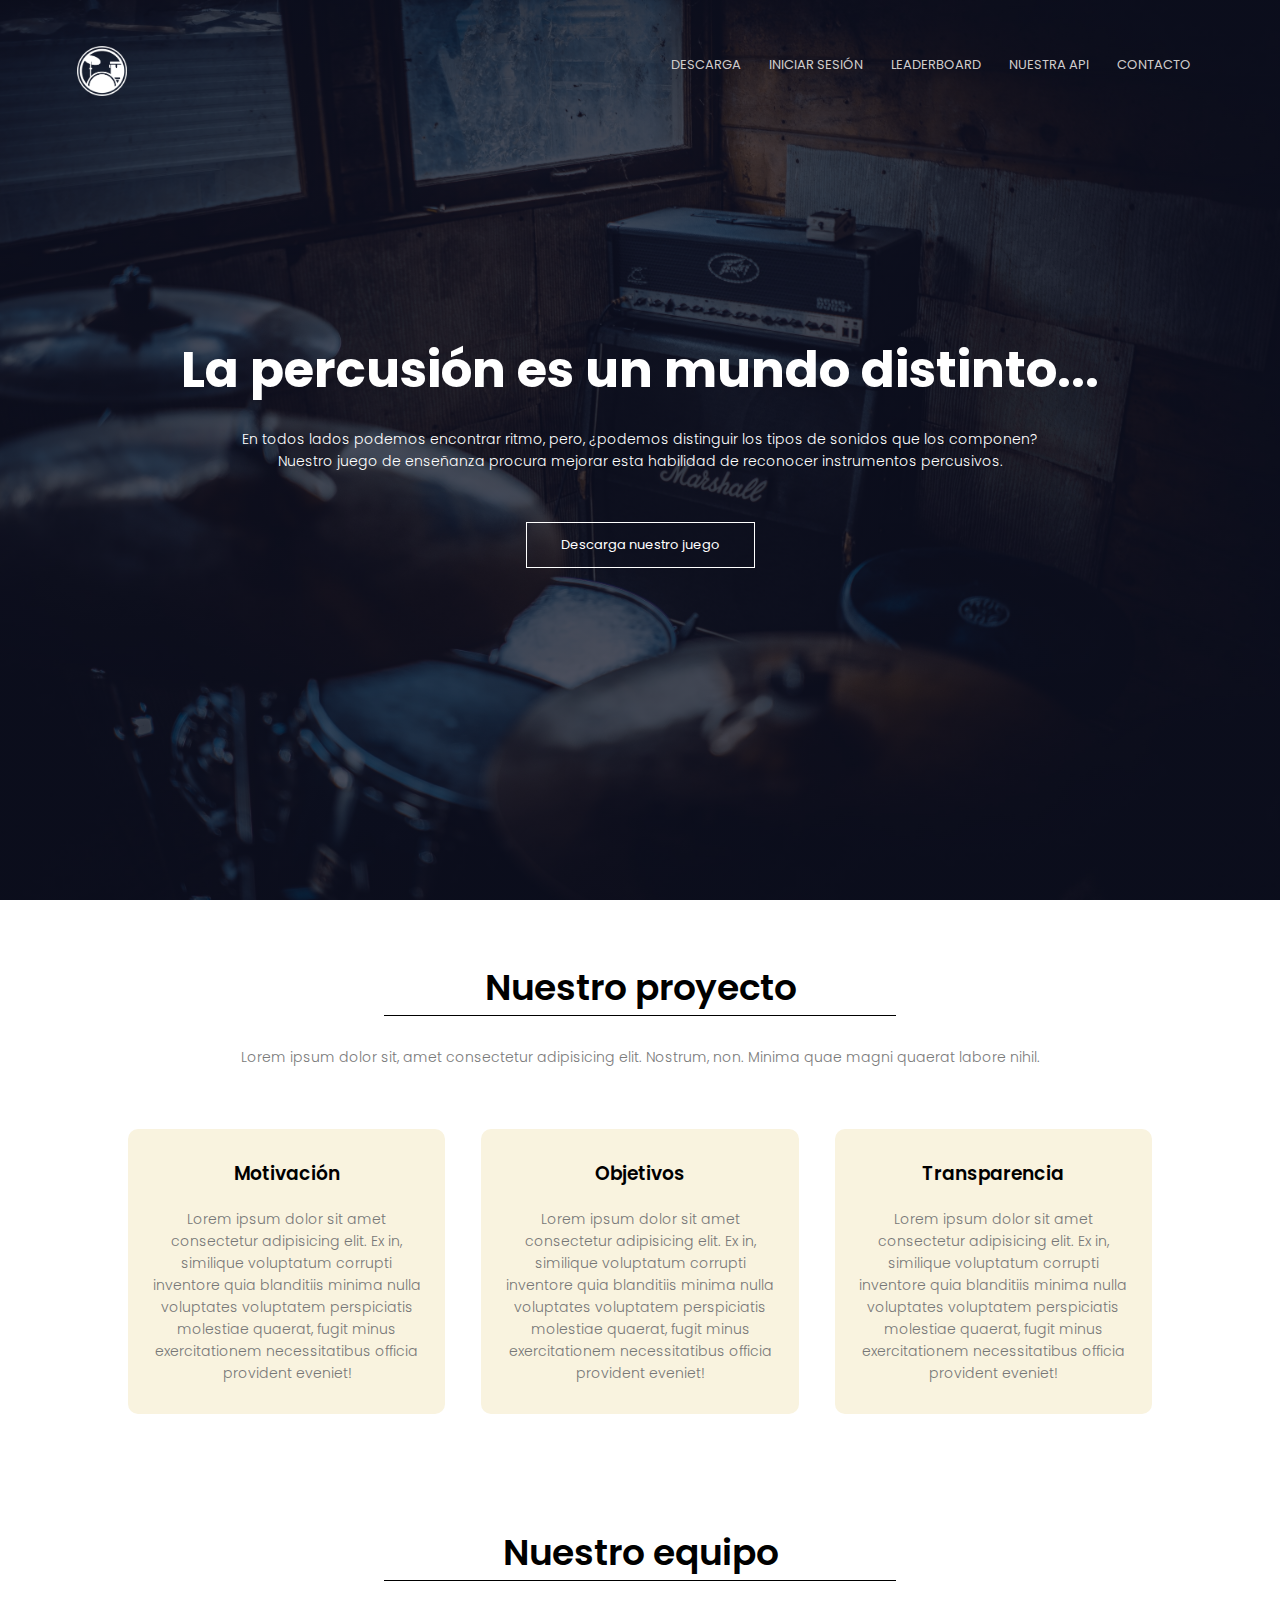
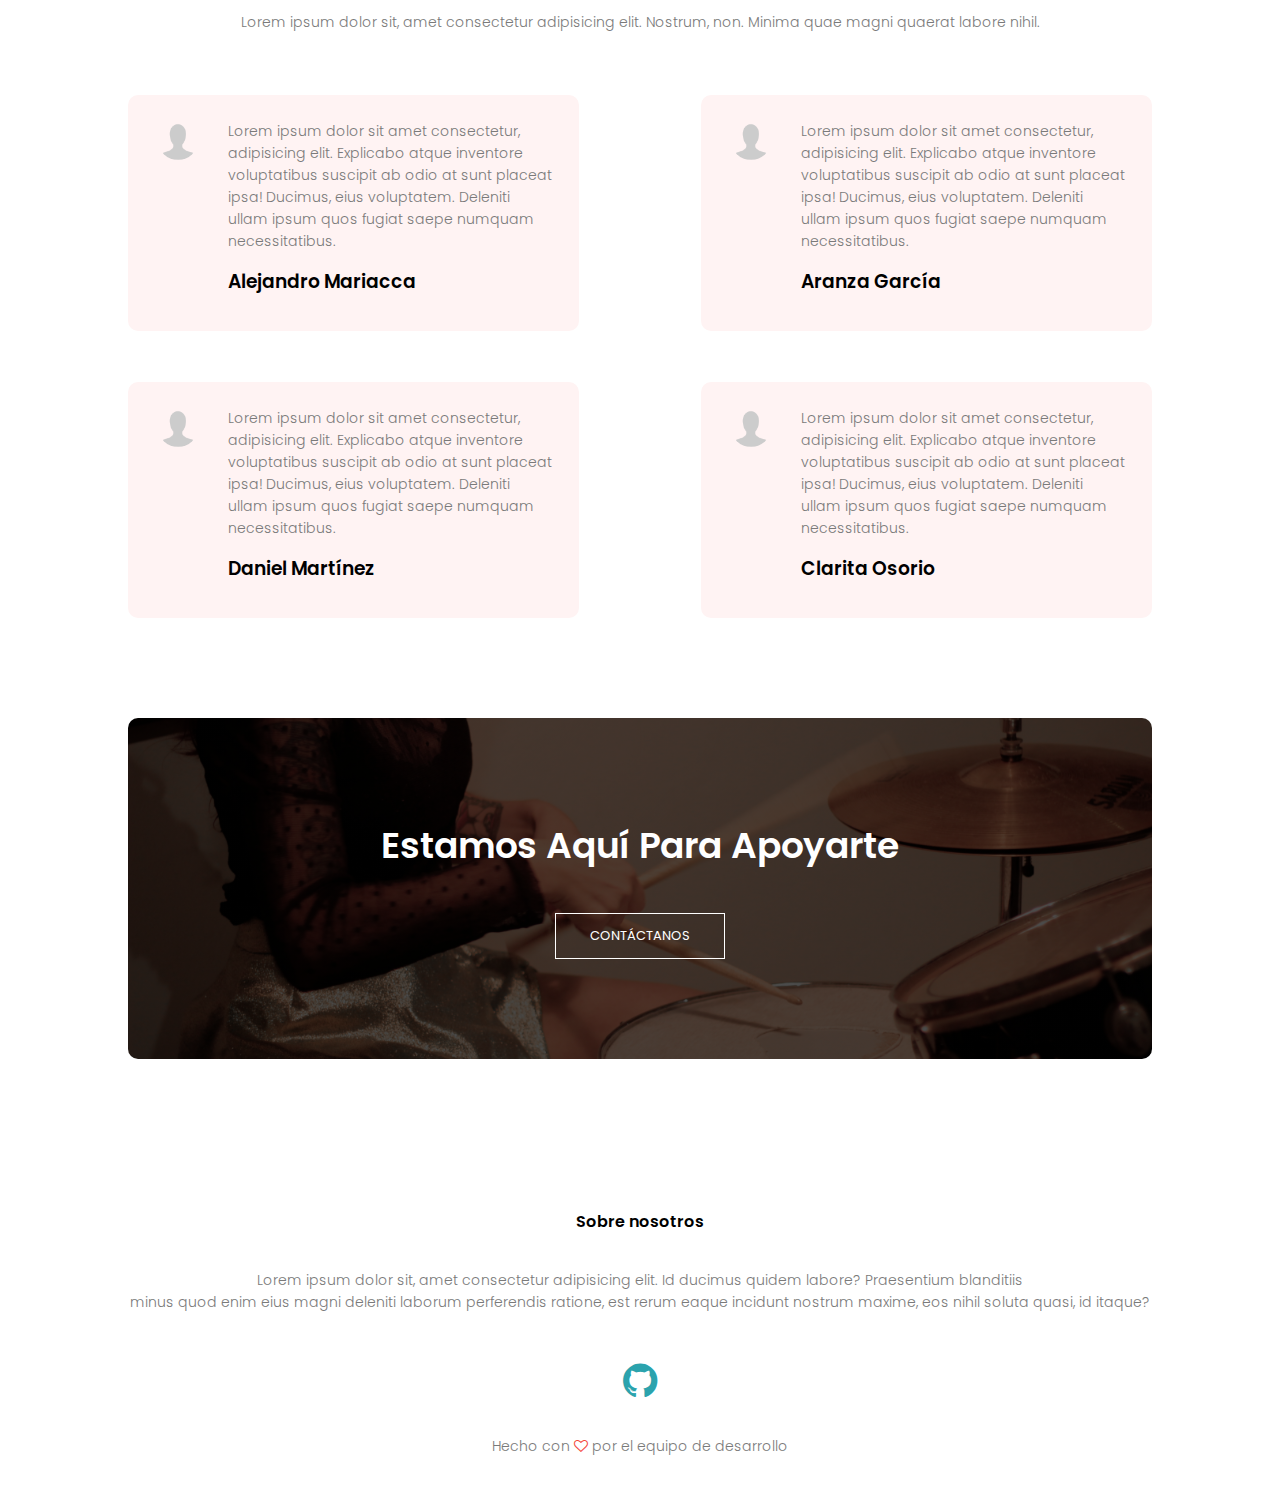
<file: index.html>
<!DOCTYPE html>
<html lang="es">
<head>
    <meta charset="UTF-8">
    <meta name="viewport" content="width=device-width, initial-scale=1.0">
    <link href="style.css" rel="stylesheet" type="text/css">
    <link rel="preconnect" href="https://fonts.googleapis.com">
    <link rel="preconnect" href="https://fonts.gstatic.com" crossorigin>
    <link href="https://fonts.googleapis.com/css2?family=Poppins:ital,wght@0,200;0,300;0,400;0,500;0,700;1,100;1,600&display=swap" rel="stylesheet">
    <link rel="stylesheet" href="https://stackpath.bootstrapcdn.com/font-awesome/4.7.0/css/font-awesome.min.css">
    <title>Drum Game</title>
</head>
<body>
    <!---Header-->
    <section class="header">
        <nav>
            <a href="index.html"> <img src="images/DrumLogoBlanco.png" alt="drum-logo"> </a>
            <div class="nav-links" id="navLinks">
                <i class="fa fa-times" id="times" onclick="hideMenu()"></i> 
                <ul>
                    <li><a href="descarga.html">DESCARGA</a></li>
                    <li><a href="Login.html">INICIAR SESIÓN</a></li>
                    <li><a href="leaderboards.html">LEADERBOARD</a></li>
                    <li><a href="https://daniumm.github.io/" target="_blank">NUESTRA API</a></li>
                    <li><a href="contacto.html">CONTACTO</a></li>
                </ul>
            </div>
            <i class="fa fa-bars" id="bars" onclick="showMenu()"></i>
        </nav>

        <div class="text-box">
            <h1>La percusión es un mundo distinto...</h1>
            <p class="textoLanding-pc">
                En todos lados podemos encontrar ritmo, pero, ¿podemos distinguir los
                tipos de sonidos que los componen? <br> Nuestro juego de enseñanza procura mejorar esta habilidad de reconocer instrumentos percusivos.
            </p>
            <p class="textoLanding-mobile">
                Los ritmos están por todas partes, y tú debes aprender de ellos. <br>
                Descarga nuestro juego para mejorar esta habilidad de reconocer instrumentos percusivos.
            </p>
            <a href="" class="descarga-inline">Descarga nuestro juego</a>
        </div>

    </section>

    <!--Nuestro Proyecto-->
    <section class="proyecto">
        <h1 class="h1-con-lineas">Nuestro proyecto</h1>
        <p class="p-bajo-proyecto">
            Lorem ipsum dolor sit, amet consectetur adipisicing elit. Nostrum, non. Minima quae magni quaerat labore nihil.
        </p>

        <div class="row">
            <div class="proyecto-col">
                <h3>Motivación</h3>
                <p>
                    Lorem ipsum dolor sit amet consectetur adipisicing elit. Ex in, similique voluptatum corrupti inventore quia blanditiis minima nulla voluptates voluptatem perspiciatis molestiae quaerat, fugit minus exercitationem necessitatibus officia provident eveniet!
                </p>
            </div>
            <div class="proyecto-col">
                <h3>Objetivos</h3>
                <p>
                    Lorem ipsum dolor sit amet consectetur adipisicing elit. Ex in, similique voluptatum corrupti inventore quia blanditiis minima nulla voluptates voluptatem perspiciatis molestiae quaerat, fugit minus exercitationem necessitatibus officia provident eveniet!
                </p>
            </div>
            <div class="proyecto-col">
                <h3>Transparencia</h3>
                <p>
                    Lorem ipsum dolor sit amet consectetur adipisicing elit. Ex in, similique voluptatum corrupti inventore quia blanditiis minima nulla voluptates voluptatem perspiciatis molestiae quaerat, fugit minus exercitationem necessitatibus officia provident eveniet!
                </p>
            </div>
        </div>
    </section>

    <!--Equipo-->
    <section class="equipo">
        <h1 class="h1-con-lineas">Nuestro equipo</h1>
        <p>
            Lorem ipsum dolor sit, amet consectetur adipisicing elit. Nostrum, non. Minima quae magni quaerat labore nihil.
        </p>
        <div class="row">
            <div class="equipo-col">
                <img src="images/person-placeholder.png">
                <div>
                    <p>Lorem ipsum dolor sit amet consectetur, adipisicing elit. Explicabo atque inventore voluptatibus suscipit ab odio at sunt placeat ipsa! Ducimus, eius voluptatem. Deleniti ullam ipsum quos fugiat saepe numquam necessitatibus.</p>
                    <h3>Alejandro Mariacca</h3>
                </div>
            </div>
            <div class="equipo-col">
                <img src="images/person-placeholder.png">
                <div>
                    <p>Lorem ipsum dolor sit amet consectetur, adipisicing elit. Explicabo atque inventore voluptatibus suscipit ab odio at sunt placeat ipsa! Ducimus, eius voluptatem. Deleniti ullam ipsum quos fugiat saepe numquam necessitatibus.</p>
                    <h3>Aranza García</h3>
                </div>
            </div>
        </div>
        <div class="row">
            <div class="equipo-col">
                <img src="images/person-placeholder.png">
                <div>
                    <p>Lorem ipsum dolor sit amet consectetur, adipisicing elit. Explicabo atque inventore voluptatibus suscipit ab odio at sunt placeat ipsa! Ducimus, eius voluptatem. Deleniti ullam ipsum quos fugiat saepe numquam necessitatibus.</p>
                    <h3>Daniel Martínez</h3>
                </div>
            </div>
            <div class="equipo-col">
                <img src="images/person-placeholder.png">
                <div>
                    <p>Lorem ipsum dolor sit amet consectetur, adipisicing elit. Explicabo atque inventore voluptatibus suscipit ab odio at sunt placeat ipsa! Ducimus, eius voluptatem. Deleniti ullam ipsum quos fugiat saepe numquam necessitatibus.</p>
                    <h3>Clarita Osorio</h3>
                </div>
            </div>
        </div>
    </section>

    <!--Call to Action--->
    <section class="cta">
        <h1>Estamos Aquí Para Apoyarte</h1>
        <a href="contacto.html" class="descarga-inline">CONTÁCTANOS</a>
    </section>
    
    
    <!--Footer--->
    <section class="footer">
        <h4>Sobre nosotros</h4>
        <p>Lorem ipsum dolor sit, amet consectetur adipisicing elit. Id ducimus quidem labore? Praesentium blanditiis <br>minus quod enim eius magni deleniti laborum perferendis ratione, est rerum eaque incidunt nostrum maxime, eos nihil soluta quasi, id itaque?</p>
        <div class="icons">
            <a href="https://github.com/alemarsa-exe/Drum-Game-WebPage" target="_blank"><i class="fa fa-github"></i></a>
        </div>
        <p>Hecho con <i class="fa fa-heart-o"></i> por el equipo de desarrollo</p>
    </section>

<!------JavaScript para activar menu------>
<script>
    var navLinks = document.getElementById("navLinks");
    var bars = document.getElementById("bars")
    var times = document.getElementById("times")


    function showMenu(){
        navLinks.style.right = "0";
        times.style.display = "";
    }
    function hideMenu(){
        navLinks.style.right = "-200px";
        bars.style.display = "";

    }
</script>

</body>
</html>
</file>
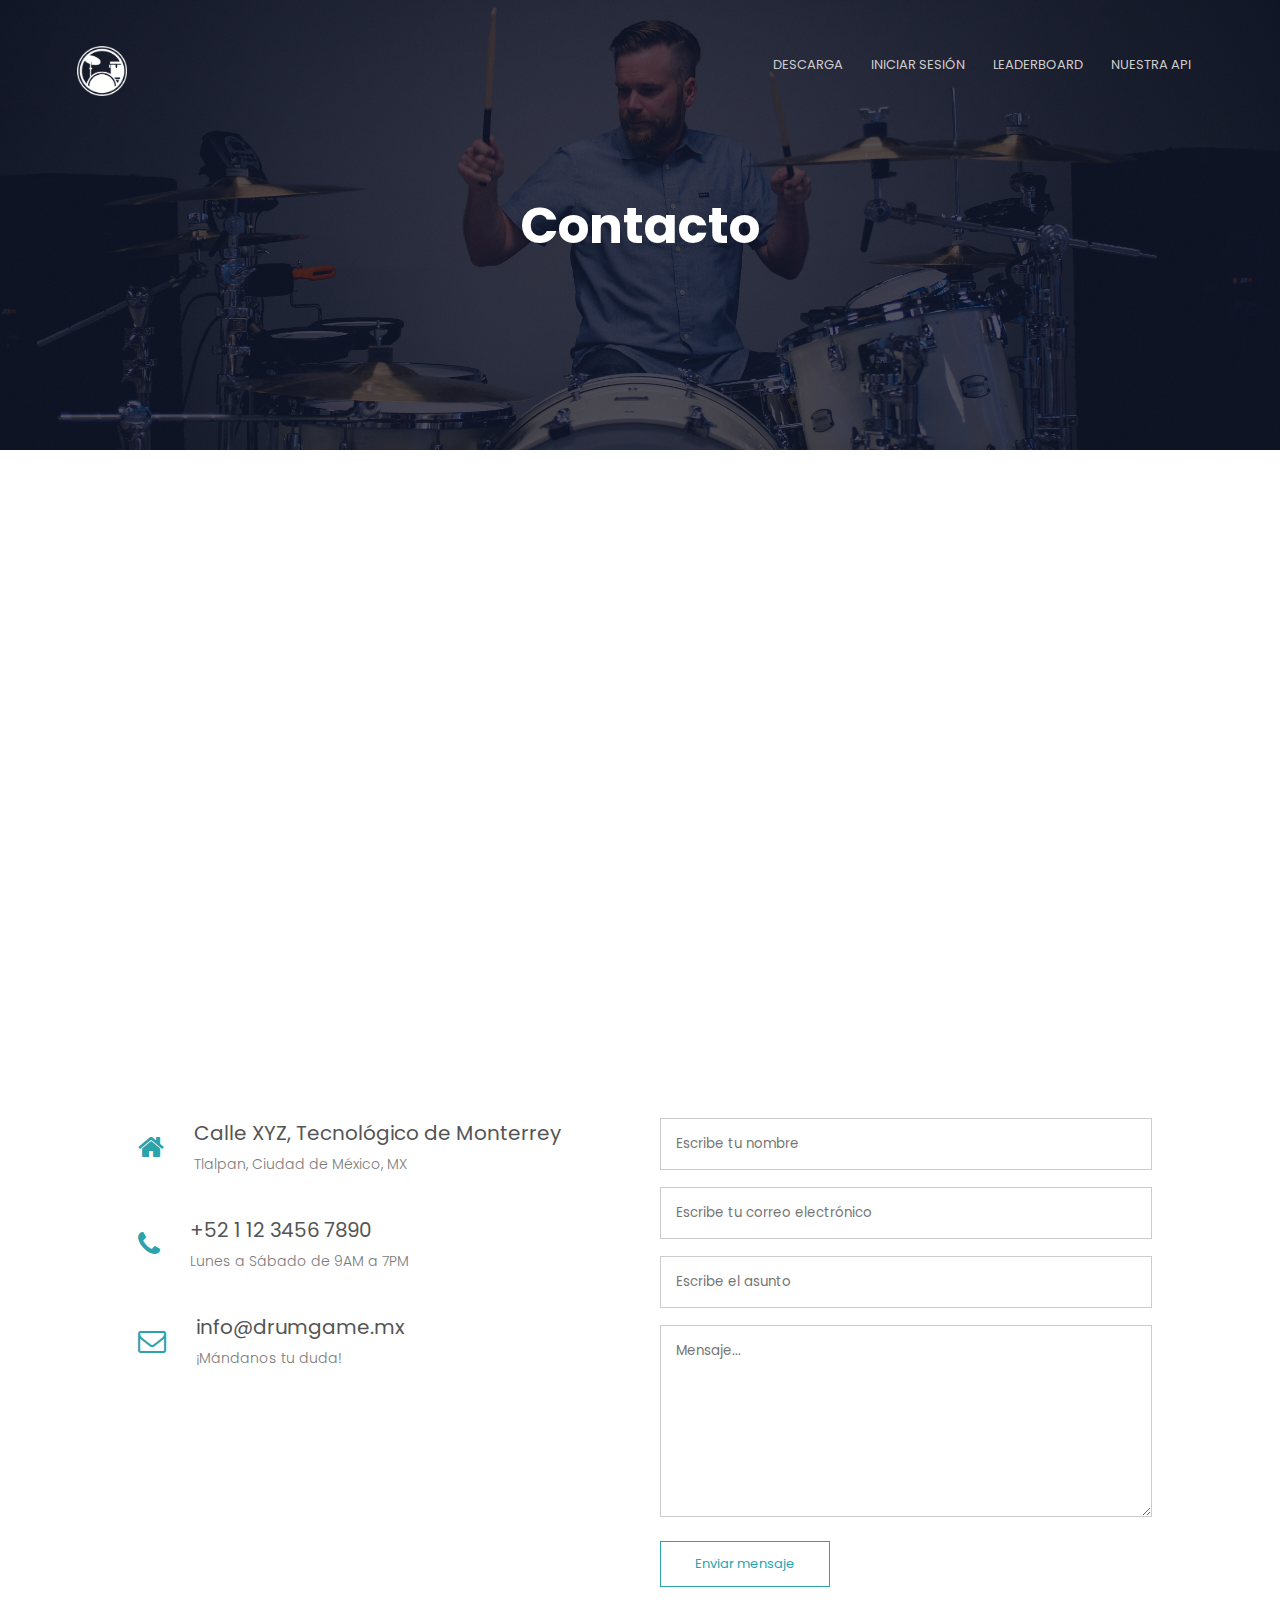
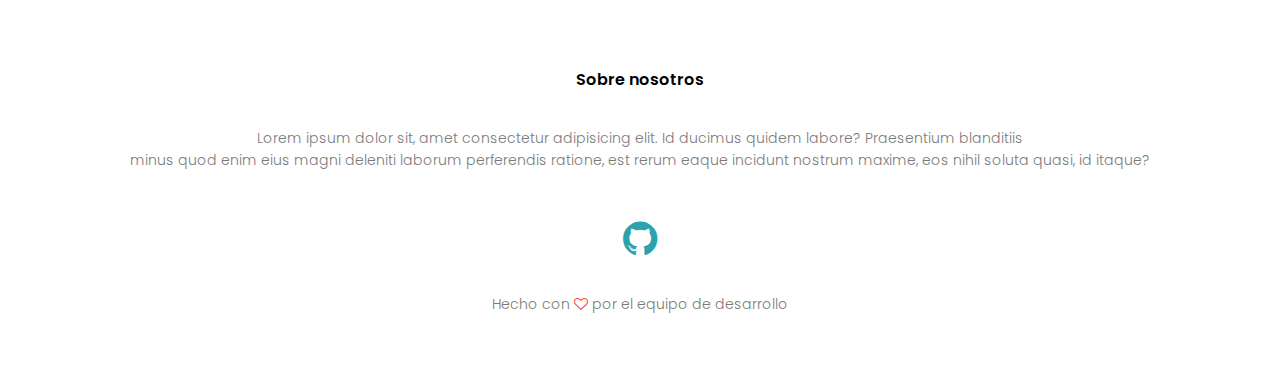
<file: contacto.html>
<!DOCTYPE html>
<html lang="es">
<head>
    <meta charset="UTF-8">
    <meta name="viewport" content="width=device-width, initial-scale=1.0">
    <link href="style.css" rel="stylesheet" type="text/css">
    <link rel="preconnect" href="https://fonts.googleapis.com">
    <link rel="preconnect" href="https://fonts.gstatic.com" crossorigin>
    <link href="https://fonts.googleapis.com/css2?family=Poppins:ital,wght@0,200;0,300;0,400;0,500;0,700;1,100;1,600&display=swap" rel="stylesheet">
    <link rel="stylesheet" href="https://stackpath.bootstrapcdn.com/font-awesome/4.7.0/css/font-awesome.min.css">
    <title>Drum Game</title>
</head>
<body>
    <!---Sub-header-->
    <section class="sub-header">
        <nav>
            <a href="index.html"> <img src="images/DrumLogoBlanco.png" alt="drum-logo"> </a>
            <div class="nav-links" id="navLinks">
                <i class="fa fa-times" onclick="hideMenu()"></i> 
                <ul>
                    <li><a href="descarga.html">DESCARGA</a></li>
                    <li><a href="login.html">INICIAR SESIÓN</a></li>
                    <li><a href="leaderboards.html">LEADERBOARD</a></li>
                    <li><a href="https://daniumm.github.io/" target="_blank">NUESTRA API</a></li>
                </ul>
            </div>
            <i class="fa fa-bars" onclick="showMenu()"></i>
        </nav>
        <h1>Contacto</h1>
    </section>

    <!--Mapa-->

   <section class="location">
    <iframe src="https://www.google.com/maps/embed?pb=!1m18!1m12!1m3!1d3765.9664177685386!2d-99.13845818497299!3d19.283826550417746!2m3!1f0!2f0!3f0!3m2!1i1024!2i768!4f13.1!3m3!1m2!1s0x85ce01059b077ca1%3A0x129534395a02e72a!2sTecnol%C3%B3gico%20de%20Monterrey%2C%20Campus%20Ciudad%20de%20M%C3%A9xico!5e0!3m2!1ses-419!2smx!4v1647491552723!5m2!1ses-419!2smx" width="600" height="450" style="border:0;" allowfullscreen="" loading="lazy"></iframe>
   </section> 

    <!--Forma de contacto-->
    <section class="contact-us">
        <div class="row">
            <div class="contact-col">
                <div>
                    <i class="fa fa-home"></i>
                    <span>
                        <h5>Calle XYZ, Tecnológico de Monterrey</h5>
                        <p>Tlalpan, Ciudad de México, MX</p>
                    </span>
                </div>
                <div>
                    <i class="fa fa-phone"></i>
                    <span>
                        <h5>+52 1 12 3456 7890</h5>
                        <p>Lunes a Sábado de 9AM a 7PM</p>
                    </span>
                </div>
                <div>
                    <i class="fa fa-envelope-o"></i>
                    <span>
                        <h5>info@drumgame.mx</h5>
                        <p>¡Mándanos tu duda!</p>
                    </span>
                </div>
            </div>

            <div class="contact-col">
                <form action="form-handler.php" method="post">
                    <input type="text" name="name" placeholder="Escribe tu nombre" required>
                    <input type="email" name="email" placeholder="Escribe tu correo electrónico" required>
                    <input type="text" name="subject" placeholder="Escribe el asunto" required>
                    <textarea rows="8" name="message" placeholder="Mensaje..." required></textarea>
                    <button type="submit" class="descarga-inline blue-btn">Enviar mensaje</button>
                </form>
            </div>

        </div>
    </section>
    
    <!--Footer--->
    <section class="footer">
        <h4>Sobre nosotros</h4>
        <p>Lorem ipsum dolor sit, amet consectetur adipisicing elit. Id ducimus quidem labore? Praesentium blanditiis <br>minus quod enim eius magni deleniti laborum perferendis ratione, est rerum eaque incidunt nostrum maxime, eos nihil soluta quasi, id itaque?</p>
        <div class="icons">
            <a href="https://github.com/alemarsa-exe/Drum-Game-WebPage" target="_blank"><i class="fa fa-github"></i></a>
        </div>
        <p>Hecho con <i class="fa fa-heart-o"></i> por el equipo de desarrollo</p>
    </section>

<!------JavaScript para activar menu------>
<script>
    var navLinks = document.getElementById("navLinks");

    function showMenu(){
        navLinks.style.right = "0";
    }
    function hideMenu(){
        navLinks.style.right = "-200px";
    }
</script>

</body>
</html>
</file>
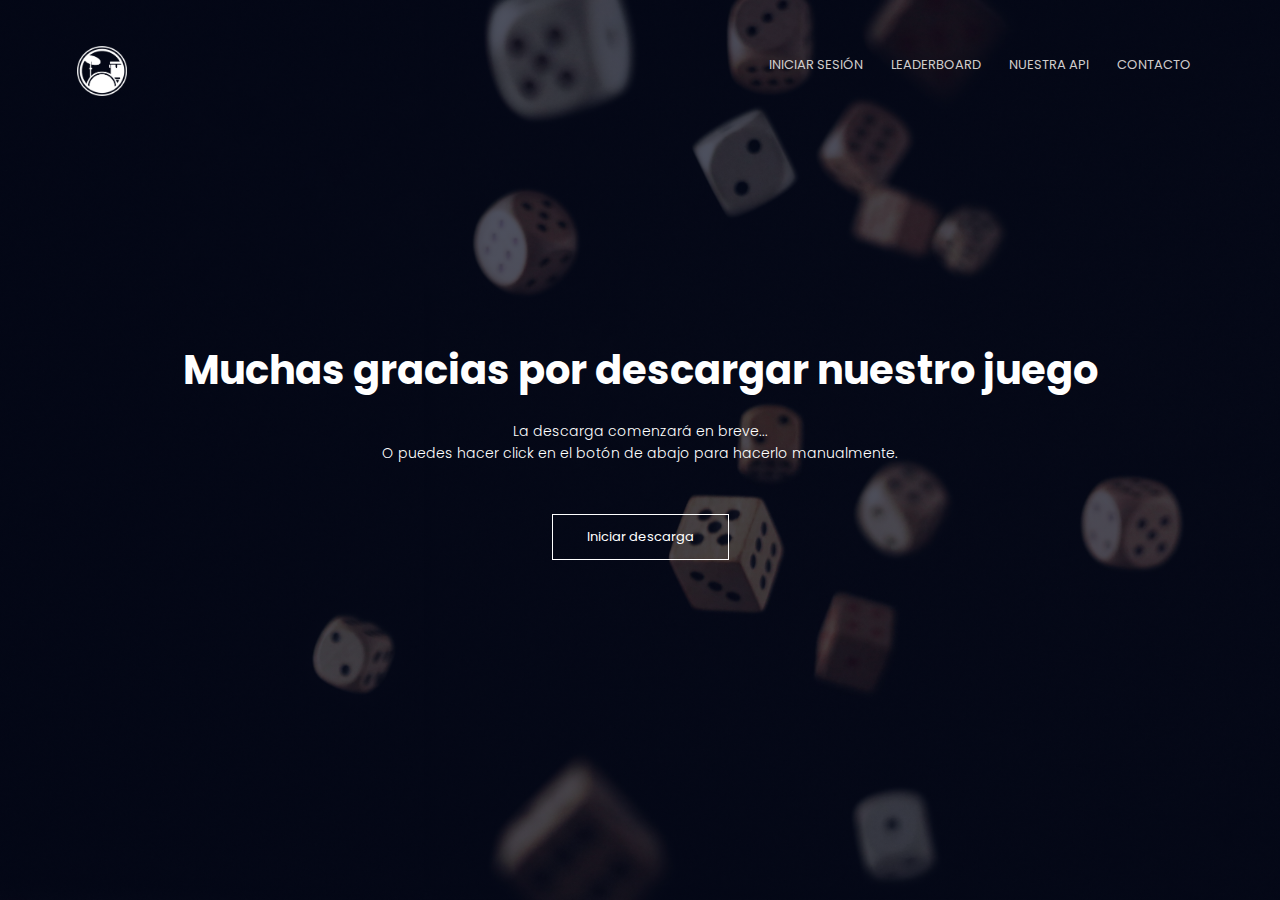
<file: descarga.html>
<!DOCTYPE html>
<html lang="es">
<head>
    <meta charset="UTF-8">
    <meta name="viewport" content="width=device-width, initial-scale=1.0">
    <link href="style.css" rel="stylesheet" type="text/css">
    <link rel="preconnect" href="https://fonts.googleapis.com">
    <link rel="preconnect" href="https://fonts.gstatic.com" crossorigin>
    <link href="https://fonts.googleapis.com/css2?family=Poppins:ital,wght@0,200;0,300;0,400;0,500;0,700;1,100;1,600&display=swap" rel="stylesheet">
    <link rel="stylesheet" href="https://stackpath.bootstrapcdn.com/font-awesome/4.7.0/css/font-awesome.min.css">
    <title>Drum Game</title>
</head>
<body>
    <!---Header-->
    <section class="header-descarga">
        <nav>
            <a href="index.html"> <img src="images/DrumLogoBlanco.png" alt="drum-logo"> </a>
            <div class="nav-links" id="navLinks">
                <i class="fa fa-times" id="times" onclick="hideMenu()"></i> 
                <ul>
                    <li><a href="Login.html">INICIAR SESIÓN</a></li>
                    <li><a href="leaderboards.html">LEADERBOARD</a></li>
                    <li><a href="https://daniumm.github.io/" target="_blank">NUESTRA API</a></li>
                    <li><a href="contacto.html">CONTACTO</a></li>
                </ul>
            </div>
            <i class="fa fa-bars" id="bars" onclick="showMenu()"></i>
        </nav>

        <div class="text-box">
            <h1>Muchas gracias por descargar nuestro juego</h1>
            <p class="textoLanding-pc">
                La descarga comenzará en breve... <br>
                O puedes hacer click en el botón de abajo para hacerlo manualmente.
            </p>
            <p class="textoLanding-mobile">
                La descarga comenzará en breve...
                <br>
                O puedes hacer click en el botón de abajo para hacerlo manualmente.
            </p>
            <a href="" class="descarga-inline">Iniciar descarga</a>
        </div>

    </section>

</body>

</html>
</file>
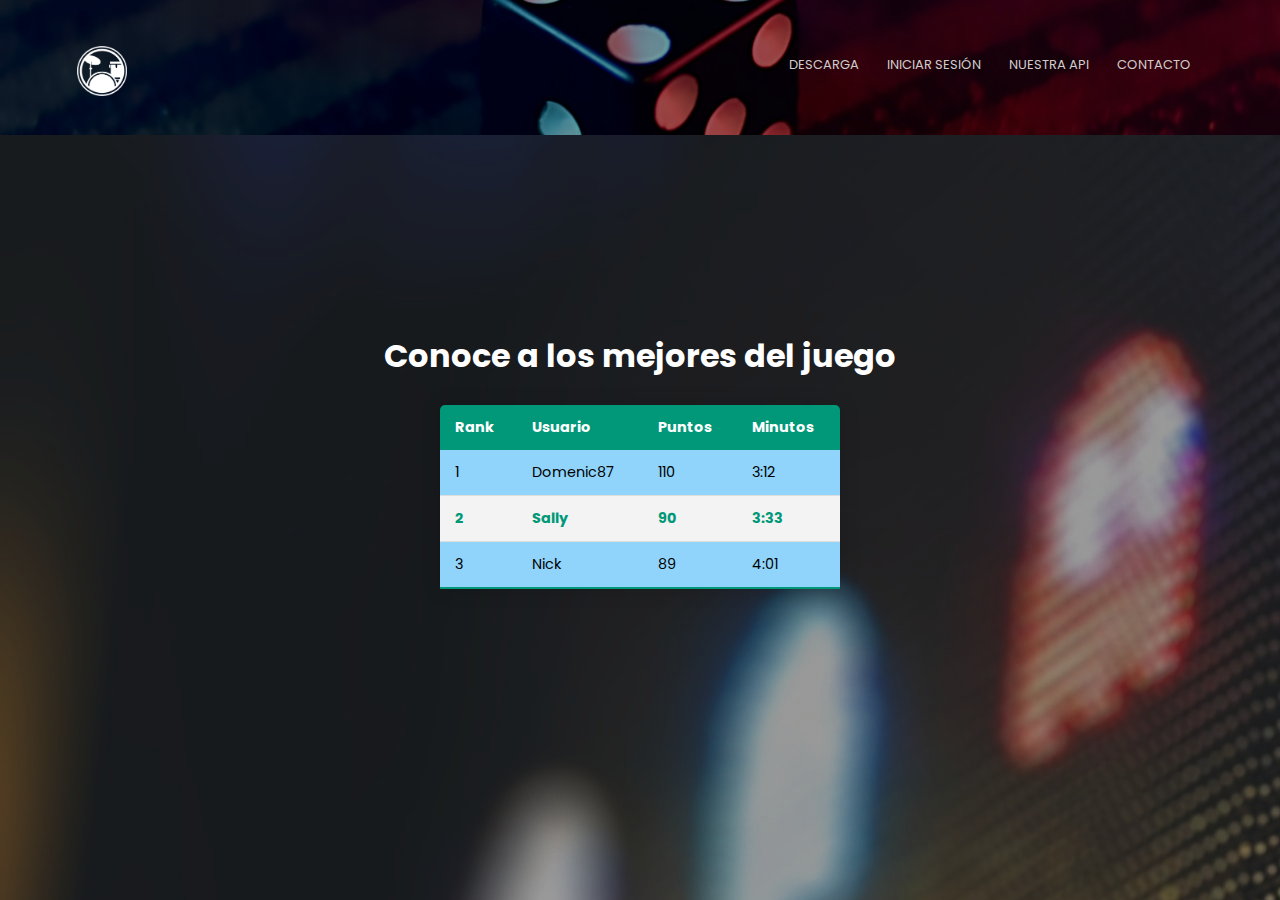
<file: leaderboards.html>
<!DOCTYPE html>
<html lang="es">
<head>
    <meta charset="UTF-8">
    <meta name="viewport" content="width=device-width, initial-scale=1.0">
    <link href="style.css" rel="stylesheet" type="text/css">
    <link rel="preconnect" href="https://fonts.googleapis.com">
    <link rel="preconnect" href="https://fonts.gstatic.com" crossorigin>
    <link href="https://fonts.googleapis.com/css2?family=Poppins:ital,wght@0,200;0,300;0,400;0,500;0,700;1,100;1,600&display=swap" rel="stylesheet">
    <link rel="stylesheet" href="https://cdnjs.cloudflare.com/ajax/libs/font-awesome/5.15.3/css/all.min.css">
    <title>Log in</title>
</head>

<body class="body-leader">

    <section class="sub-header-sesion leader">
        <nav>
            <a href="index.html"> <img src="images/DrumLogoBlanco.png" alt="drum-logo"> </a>
            <div class="nav-links" id="navLinks">
                <i class="fa fa-times" onclick="hideMenu()"></i> 
                <ul>
                    <li><a href="descarga.html">DESCARGA</a></li>
                    <li><a href="Login.html">INICIAR SESIÓN</a></li>
                    <li><a href="https://daniumm.github.io/" target="_blank">NUESTRA API</a></li>
                    <li><a href="contacto.html">CONTACTO</a></li>
                </ul>
            </div>
            <i class="fa fa-bars" onclick="showMenu()"></i>
        </nav>
    </section>

    <div class="rankings">
        <h1>Conoce a los mejores del juego</h1> 
        <table class="content-table">
            <thead>
              <tr>
                <th>Rank</th>
                <th>Usuario</th>
                <th>Puntos</th>
                <th>Minutos</th>
              </tr>
            </thead>
            <tbody>
              <tr>
                <td>1</td>
                <td>Domenic87</td>
                <td>110</td>
                <td>3:12</td>
              </tr>
              <tr class="active-row">
                <td>2</td>
                <td>Sally</td>
                <td>90</td>
                <td>3:33</td>
              </tr>
              <tr>
                <td>3</td>
                <td>Nick</td>
                <td>89</td>
                <td>4:01</td>
              </tr>
            </tbody>
          </table>
    </div>
</body>


</html>
</file>
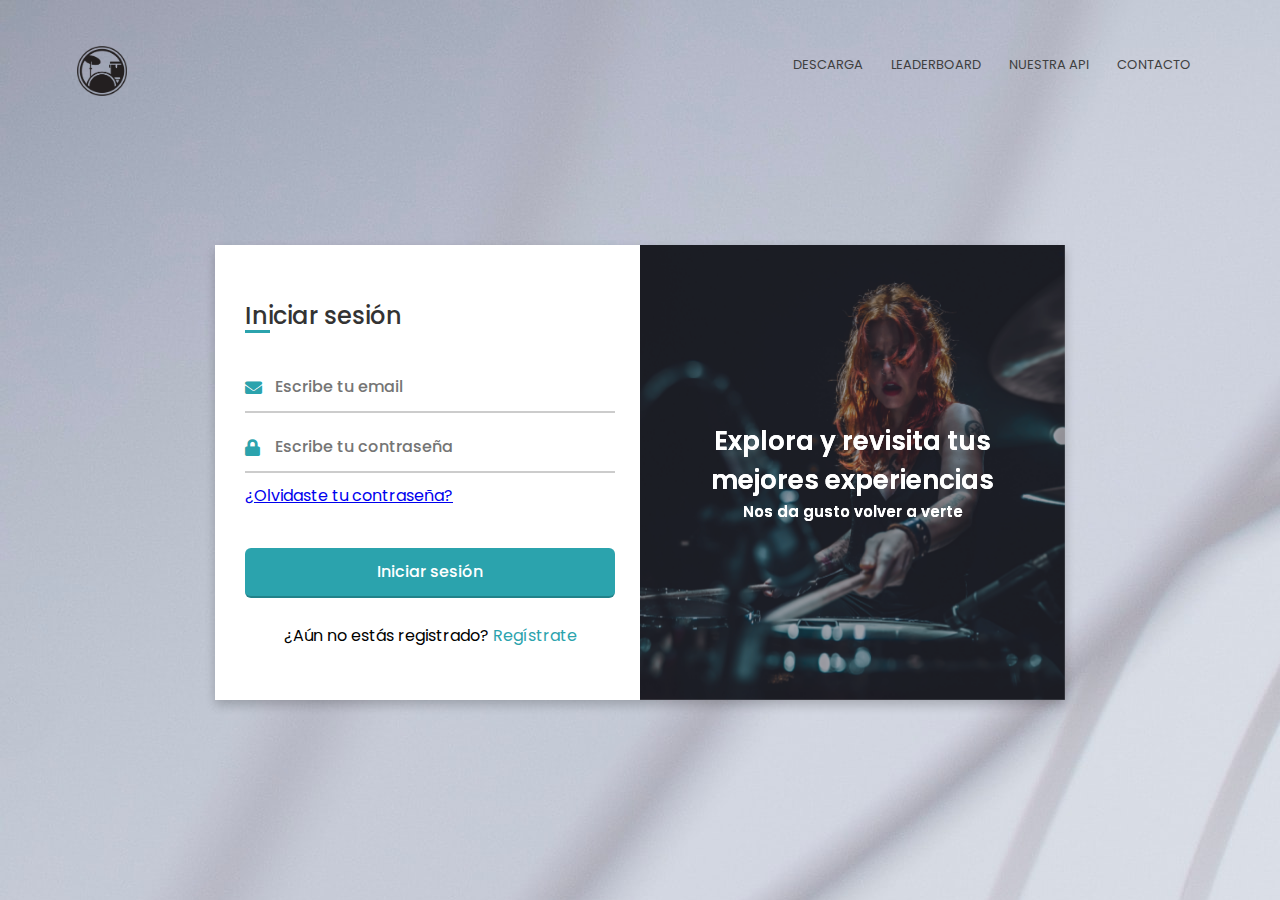
<file: Login.html>
<!DOCTYPE html>
<html lang="es">
<head>
    <meta charset="UTF-8">
    <meta name="viewport" content="width=device-width, initial-scale=1.0">
    <link href="style.css" rel="stylesheet" type="text/css">
    <link rel="preconnect" href="https://fonts.googleapis.com">
    <link rel="preconnect" href="https://fonts.gstatic.com" crossorigin>
    <link href="https://fonts.googleapis.com/css2?family=Poppins:ital,wght@0,200;0,300;0,400;0,500;0,700;1,100;1,600&display=swap" rel="stylesheet">
    <link rel="stylesheet" href="https://cdnjs.cloudflare.com/ajax/libs/font-awesome/5.15.3/css/all.min.css">
    <title>Log in</title>
</head>
<body class="all-body">

    <!---Sub-header---> 
    <section class="sub-header-sesion">
        <nav>
            <a href="index.html"> <img src="images/DrumLogo.png" alt="drum-logo"> </a>
            <div class="nav-links a-in-subheader" id="navLinks">
                <i class="fa fa-times" onclick="hideMenu()"></i> 
                <ul>
                    <li><a  href="descarga.html">DESCARGA</a></li>
                    <li><a href="leaderboards.html">LEADERBOARD</a></li>
                    <li><a  href="https://daniumm.github.io/" target="_blank">NUESTRA API</a></li>
                    <li><a href="contacto.html">CONTACTO</a></li>
                </ul>
            </div>
            <i class="fa fa-bars" onclick="showMenu()"></i>
        </nav>
    </section>

    
    <div class="body-login">

        <div class="container-login">
            <div class="cover">
                <div class="front">
                    <img src="images/mujer-baterista.jpg" alt="drummer">
                    <div class="text">
                        <span class="text-1">Explora y revisita tus <br> mejores experiencias</span>
                        <span class="text-2">Nos da gusto volver a verte</span>
                    </div>
                </div>
                <div class="back">
                    <img class="backImg" src="images/baterista-blanco-y-negro.jpg" alt="drummer-black-and-white">
                    <div class="text">
                        <span class="text-1">Explora y revisita tus <br> mejores experiencias</span>
                        <span class="text-2">Nos da gusto volver a verte</span>
                    </div>
                </div>
            </div>
            <form action="#">
                <div class="form-content">
                    <div class="login-form">
                        <div class="title">Iniciar sesión</div>
                        <div class="input-boxes">
                            <div class="input-box">
                                <i class="fas fa-envelope"></i>
                                <input type="text" placeholder="Escribe tu email" required>
                            </div>
                            <div class="input-box">
                                <i class="fas fa-lock"></i>
                                <input type="password" placeholder="Escribe tu contraseña" required>
                            </div>
                            <div class="text"><a href="#">¿Olvidaste tu contraseña?</a></div>
                            <div class="button input-box">
                                <input type="submit" value="Iniciar sesión">
                            </div>
                            <div class="text login-text">¿Aún no estás registrado? <a href="Signup.html">Regístrate</a></div>
                        </div>
                    </div>
                    <div class="signup-form">
                        <div class="title">Registrarse</div>
                        <div class="input-boxes">
                            <div class="input-box">
                                <i class="fas fa-user"></i>
                                <input type="text" placeholder="Escribe tu usuario" required>
                            </div>
                            <div class="input-box">
                                <i class="fas fa-envelope"></i>
                                <input type="text" placeholder="Escribe tu email" required>
                            </div>
                            <div class="input-box">
                                <i class="fas fa-lock"></i>
                                <input type="password" placeholder="Escribe tu contraseña" required>
                            </div>
                            <div class="button input-box">
                                <input type="submit" value="Registrarse">
                            </div>
                            <div class="text sign-up-text">¿Ya estás registrado? <label for="flip">Inicia sesión</label></div>
                        </div>
                    </div>
                </div>
            </form>
        </div>

    </div>



    

<!------JavaScript para activar menu------>
<script>
    var navLinks = document.getElementById("navLinks");

    function showMenu(){
        navLinks.style.right = "0";
    }
    function hideMenu(){
        navLinks.style.right = "-200px";
    }
</script>

</body>
</html>
</file>
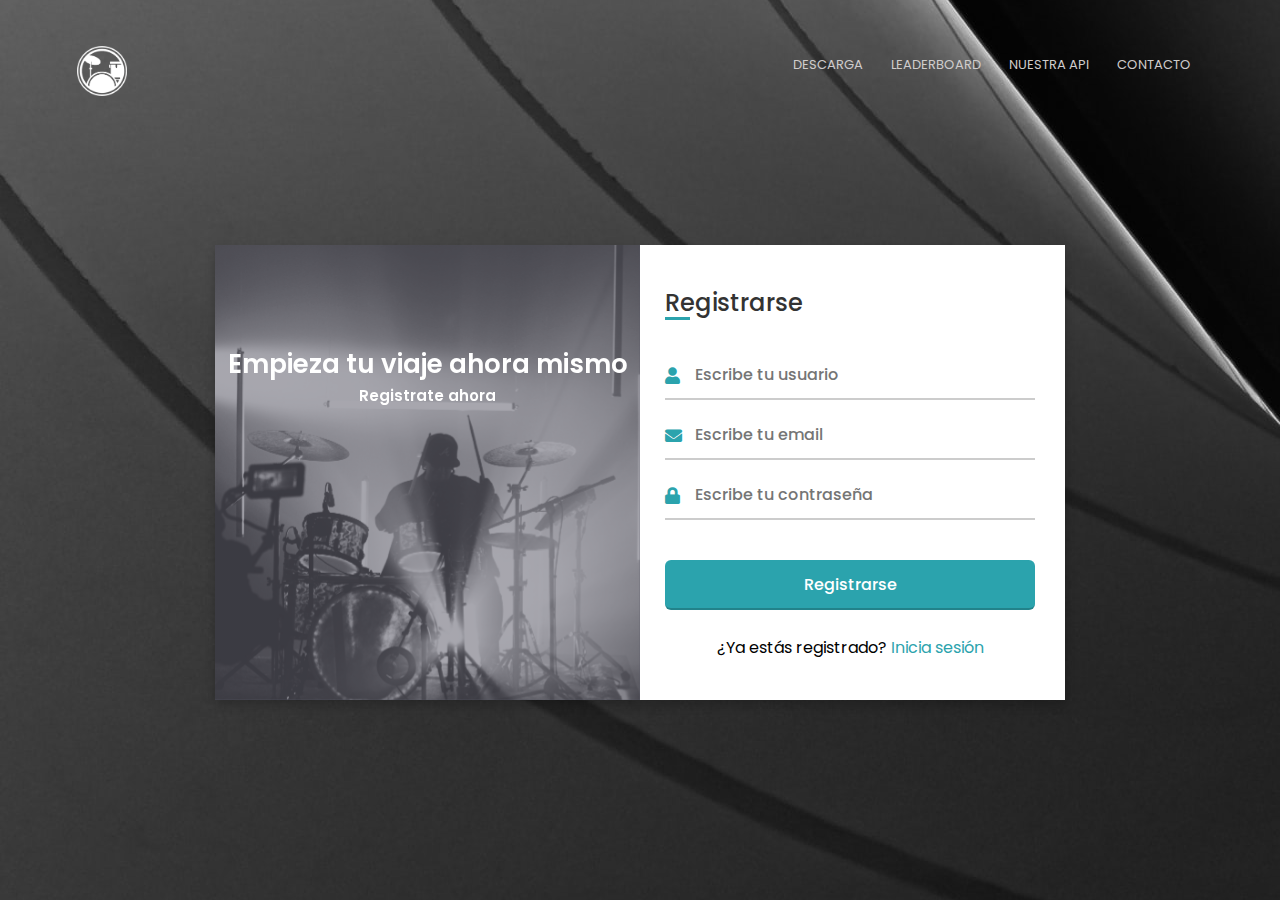
<file: Signup.html>
<!DOCTYPE html>
<html lang="es">
<head>
    <meta charset="UTF-8">
    <meta name="viewport" content="width=device-width, initial-scale=1.0">
    <link href="style.css" rel="stylesheet" type="text/css">
    <link rel="preconnect" href="https://fonts.googleapis.com">
    <link rel="preconnect" href="https://fonts.gstatic.com" crossorigin>
    <link href="https://fonts.googleapis.com/css2?family=Poppins:ital,wght@0,200;0,300;0,400;0,500;0,700;1,100;1,600&display=swap" rel="stylesheet">
    <link rel="stylesheet" href="https://cdnjs.cloudflare.com/ajax/libs/font-awesome/5.15.3/css/all.min.css">
    <title>Sign up</title>
</head>

<body class="all-body-2">
    <!---Sub-header --->
    <section class="sub-header-sesion">
        <nav>
            <a href="index.html"> <img src="images/DrumLogoBlanco.png" alt="drum-logo"> </a>
            <div class="nav-links" id="navLinks">
                <i class="fa fa-times" onclick="hideMenu()"></i> 
                <ul>
                    <li><a href="descarga.html">DESCARGA</a></li>
                    <li><a href="leaderboards.html">LEADERBOARD</a></li>
                    <li><a href="https://daniumm.github.io/" target="_blank">NUESTRA API</a></li>
                    <li><a href="contacto.html">CONTACTO</a></li>
                </ul>
            </div>
            <i class="fa fa-bars" onclick="showMenu()"></i>
        </nav>
    </section>

    <div class="body-login-2">

        <div class="container-login">
        <div class="cover-1">
            <div class="front">
                <img src="images/baterista-blanco-y-negro.jpg" alt="drummer">
                <div class="text">
                    <span class="text-1">Empieza tu viaje ahora mismo</span>
                    <span class="text-2">Registrate ahora</span>
                </div>
            </div>
        </div>
        <form action="#">
            <div class="form-content">
                <div class="login-form">
                    <div class="title">Iniciar sesión</div>
                    <div class="input-boxes">
                        <div class="input-box">
                            <i class="fas fa-envelope"></i>
                            <input type="text" placeholder="Escribe tu email" required>
                        </div>
                        <div class="input-box">
                            <i class="fas fa-lock"></i>
                            <input type="password" placeholder="Escribe tu contraseña" required>
                        </div>
                        <div class="text"><a href="#">¿Olvidaste tu contraseña?</a></div>
                        <div class="button input-box">
                            <input type="submit" value="Iniciar sesión">
                        </div>
                        <div class="text login-text">¿No estás registrado? <label for="flip">Regístrate ahora</label></div>
                    </div>
                </div>
                <div class="signup-form">
                    <div class="title">Registrarse</div>
                    <div class="input-boxes">
                        <div class="input-box">
                            <i class="fas fa-user"></i>
                            <input type="text" placeholder="Escribe tu usuario" required>
                        </div>
                        <div class="input-box">
                            <i class="fas fa-envelope"></i>
                            <input type="text" placeholder="Escribe tu email" required>
                        </div>
                        <div class="input-box">
                            <i class="fas fa-lock"></i>
                            <input type="password" placeholder="Escribe tu contraseña" required>
                        </div>
                        <div class="button input-box">
                            <input type="submit" value="Registrarse">
                        </div>
                        <div class="text sign-up-text">¿Ya estás registrado? <a href="Login.html">Inicia sesión</a></div>
                    </div>
                </div>
            </div>
        </form>
    </div>

    </div>

    

<!------JavaScript para activar menu------>
<script>
    var navLinks = document.getElementById("navLinks");

    function showMenu(){
        navLinks.style.right = "0";
    }
    function hideMenu(){
        navLinks.style.right = "-200px";
    }
</script>

</body>
</html>
</file>
<file: style.css>
* {
    margin: 0;
    padding: 0;
    box-sizing: border-box;
    font-family: 'Poppins', sans-serif;
    -ms-overflow-style: none;  /* IE and Edge */
    scrollbar-width: none;  /* Firefox */
}

*::-webkit-scrollbar {
    display: none;
  }

p{
    color: #7a7a7a;
    font-weight: 300;
    font-size: 14px;
    line-height: 22px;
    padding: 10px;
}

/*     //              //
       // Landing page //
       //              //
*/

.header{
    min-height: 100vh;
    width: 100%;
    background-image: linear-gradient(rgba(4,9,30,0.7), rgba(4,9,30,0.7)), url(images/ampli-y-baterias.jpg);
    background-position: center;
    background-size: cover;
    position: relative;
}

.home{
    margin-right:auto;
}

nav{
    display:flex;
    padding: 2% 6%;
    justify-content: space-between;
    align-items: center;
}

nav img{
    padding-top: 20px;
    height: 70px;
}

.nav-links{
    flex: 1;
    text-align: right;
}

.nav-links ul li{
    list-style: none;
    display: inline-block;
    padding: 8px 12px;
    position: relative;
}

.nav-links ul li a{
    color: rgb(207, 204, 204);
    text-decoration: none;
    font-size: 13px;
}

.nav-links ul li::after{
    content: '';
    width:0%;
    height: 2px;
    background: #2ba3ad;
    display: block;
    margin: auto;
    transition: 0.3s;
}

.nav-links ul li:hover::after{
    width: 100%;
}

.text-box{
    width: 90%;
    color: #fff;
    position: absolute;
    top: 50%;
    left: 50%;
    transform: translate(-50%, -50%);
    text-align: center;
}

.text-box h1{
    font-size: 50px;
    width: auto;
    margin: auto;
    border-bottom:none;
}

.text-box p{
    margin: 10px 0px 40px;
    font-size: 14px;
    color: #fff;
}

.textoLanding-mobile{
    display: none;
}

.descarga-inline{
    display: inline-block;
    text-decoration: none;
    color: #fff;
    border: 1px solid #fff;
    padding: 12px 34px;
    font-size: 13px;
    background: transparent;
    position: relative;
    cursor: pointer;
}

.descarga-inline:hover{
    border: 1px solid #2ba3ad;
    background-color: #2ba3ad;
    transition: 0.3s;

}

nav .fa{
    display: none
}

/*
    //                         //
    // Responsive Landing Page //
    //                         //
*/

@media (max-width: 500px){
        .text-box h1{
            font-size: 15px;
        }

        .text-box p{
            font-size: 10px;
        }

        .textoLanding-pc{
            display: none;
        }

        .textoLanding-mobile{
            display: inline-block;
        }

        .descarga-inline{
            padding: 6px 17px;
        }

        .nav-links ul li{
            display: block;
        }

        .nav-links{
            position: fixed;
            background: rgba(41, 86, 90, 0.5);
            height: 100vh;
            width: 200px;
            top: 0px;
            right: -200px;
            text-align: left;
            z-index: 2;
            transition: 1s;
        }

        nav .fa{
            display: block;
            color: #fff;
            margin: 10px;
            font-size: 22px;
            cursor: pointer;
        }

        .nav-links ul{
            padding: 30px;
        }

}


/*     //                  //
       // Nuestro proyecto //
       //                  //
*/

.proyecto{
    width: 80%;
    margin: auto;
    text-align: center;
    padding-top: 60px;
}

.h1-con-lineas{
    width: 50%;
    margin: auto;
    font-size: 36px;
    font-weight: 600;
    border-bottom: 1px double rgb(0, 0, 0);
}

.proyecto-col p{
    color: #777;
    font-size: 14px;
    font-weight: 300;
    line-height: 22px;
    padding: 10px;
}

.p-bajo-proyecto{
    margin-top: 20px;
}

.row{
    margin-top: 5%;
    display: flex;
    justify-content: space-between;
}

.proyecto-col{
    flex-basis: 31%;
    background: #F9F3DF;
    border-radius: 10px;
    margin-bottom: 5%;
    padding: 20px 12px;
    transition: 0.3s;
}

h3{
    text-align: center;
    font-weight: 600;
    margin: 10px 0;
}

.proyecto-col:hover{
    box-shadow: 0 0 20px 0 rgba(0,0,0,0.2);
}

/*
    //                             //
    // Responsive Nuestro Proyecto //
    //                             //
*/

@media (max-width:700px){
    .row{
        flex-direction: column;
    }
}

/*     //         //
      // Equipo  //
     //         //

*/

/*.row{
    width: 1100px;
    justify-content: space-around;
    align-items: center;
}*/

.equipo{
    width: 80%;
    margin: auto;
    padding-top: 60px;
    text-align: center;
}

.equipo h1{
    margin-bottom: 20px;
}

.equipo-col{
    flex-basis: 44%;
    border-radius: 10px;
    text-align: left;
    background: #Fff3f3;
    padding: 25px;
    display: flex;
}

.equipo-col img{
    height: 40px;
    margin-left: 5px;
    margin-right: 30px;
    border-radius: 50%;
}

.equipo-col p{
    padding: 0;
}

.equipo-col h3{
    margin-top: 15px;
    text-align: left;
}

/*     //                   //
      // Responsive Equipo //
     //                   //
*/
@media (max-width: 700px){
    .equipo-col{
        margin-bottom: 30px;
    }

    .equipo-col img{
        margin-left: 0px;
        margin-right: 15px;
    }
}

/*     //                //
      // Call To Action //
     //                //
*/

.cta h1{
    width: auto;
    margin: auto;
    font-size: 36px;
    font-weight: 600;
    color: #fff;
    margin-bottom: 40px;
    padding: 0;
}

.cta{
    margin: 100px auto;
    width: 80%;
    background-image: linear-gradient(rgba(0,0,0,0.7), rgba(0,0,0,0.7)), url(images/drummer.jpg);
    background-position: center;
    background-size: cover;
    border-radius: 10px;
    text-align: center;
    padding: 100px 0;
}

/*     //                //
      // Responsive CTA //
     //                //
*/

@media (max-width: 700px){
    .cta h1{
        font-size: 28px;
    }
}

/*    //        //
     // Footer //
    //        //
*/

.footer{
    width: 100%;
    text-align: center;
    padding: 30px 0;
}

.footer h4{
    margin-bottom: 25px;
    margin-top: 20px;
    font-weight: 600;
}

.footer p{
    margin-bottom: 10px;
}

.icons .fa{
    margin-top: 10px;
    color: #2ba3ad;
    margin-left: 13px;
    margin-right: 13px;
    cursor: pointer;
    padding: 18px;
    font-size: 40px;;
}

.fa-heart-o{
    margin-top: 10px; 
    color: #f44336;
}

/*    //            //
     // Sub-header //
    //            //
*/

.sub-header{
    height: 50vh;
    width: 100%;
    background-image: linear-gradient(rgba(4, 9, 30, 0.7), rgba(4, 9, 30, 0.7)), url(images/baterista-tocando.jpg);
    background-position: center;
    background-size: cover;
    text-align: center;
    color: #fff;
}

.sub-header h1{
    font-size: 50px;
    margin-top: 60px;
}

@media (max-width: 700px){
    .sub-header h1{
        font-size: 40px;
        margin-top: 150px;
    }
}

/*    //             //
     // Contacto    //
    //             //
*/

.location{
    width: 80%;
    margin: auto;
    padding: 80px 0;
}

.location iframe{
    width: 100%;
}

.contact-us{
    width: 80%;
    margin: auto;
}

.contact-col{
    flex-basis: 48%;
    margin-bottom: 30px;
}

.contact-col div{
    display: flex;
    align-items: center;
    margin-bottom: 40px;
}

.contact-col div span p{
    margin: 0;
    padding: 0;
}

.contact-col div h5{
    font-size: 20px;
    margin-bottom: 5px;
    color: #555;
    font-weight: 400;
}

.contact-col div .fa{
    font-size: 28px;
    color: #2ba3ad;
    margin: 10px;
    margin-right: 30px;
}

.contact-col input, .contact-col textarea{
    width: 100%;
    padding: 15px;
    margin-bottom: 17px;
    outline: none;
    border: 1px solid #ccc;
}

.blue-btn{
    border: 1px solid #2ba3ad;
    background: transparent;
    color: #2ba3ad;
}

.blue-btn:hover{
    color: #fff;
}

/*      //                //
      // Login  y signup //
    //                  //
*/



        /*    //                               //
            // Sub-header de login y signup //
            //                             //
        */

.sub-header-sesion{
    height: 15vh;
    width: 100%;
    background-position: center;
    background-size: cover;
    text-align: center;
    color: #fff;
}

.sub-header-sesion h1{
    font-size: 50px;
    margin-top: 60px;
}

.nav-links.a-in-subheader ul li a{
    color: rgb(63, 63, 63);
    text-decoration: none;
    font-size: 13px;
}

@media (max-width: 700px){
    .sub-header-sesion h1{
        font-size: 40px;
        margin-top: 150px;
    }
}

.all-body{
    background-image: url(images/windows11blanco.jpg);
}

.all-body-2{
    background-image: url(images/blakc-waves.jpg);
    background-position:4000vw;
}

.body-login{
    min-height: 75vh;
    display: flex;
    align-items: center;
    justify-content: center;
    padding: 30px;
}

.container-login{
    position: relative;
    max-width: 850px;
    width: 100%;
    background: #fff;
    padding: 40px 30px;
    box-shadow: 0px 5px 10px rgba(0,0,0,0.2);
    perspective: 2700px;
}

.container-login .cover{
    position: absolute;
    height: 100%;
    width: 50%;
    top: 0;
    left: 50%;
    z-index: 98;
    transition: all 1s ease;
    transform-origin: left;
    transform-style: preserve-3d;
}

.container-login .cover::before{
    content: "";
    position: absolute;
    height: 100%;
    width: 100%;
    background: #Fff3f3;
    opacity: 0.1;
    z-index: 100;
}

.container-login .cover::after{
    content: "";
    position: absolute;
    height: 100%;
    width: 100%;
    background-image: linear-gradient(rgba(4, 9, 30, 0.7), rgba(4, 9, 30, 0.7));
    opacity: 0.5;
    z-index: 100;
    transform: rotateY(180deg);
}

.container-login #flip:checked ~ .cover{
    transform: rotateY(-180deg);
}

.container-login .cover img{
    position: absolute;
    height: 100%;
    width: 100%;
    object-fit: cover;
    z-index: 12;
    backface-visibility: hidden;
}

.container-login .cover .back .backImg{
    transform: rotateY(180deg);
}

.container-login .cover .text{
    position: absolute;
    z-index: 111;
    height: 100%;
    width: 100%;
    display: flex;
    flex-direction: column;
    align-items: center;
    justify-content: center;
}

.cover .text .text-1,
.cover .text .text-2{
    font-size: 26px;
    font-weight: 600;
    color: #fff;
    text-align: center;
    backface-visibility: hidden;
}

.cover .text .text-2{
    font-size: 15px;
}

                /*  Sign up */

.body-login-2{
    min-height: 75vh;
    display: flex;
    align-items: center;
    justify-content: center;
    object-fit: cover;
    padding: 30px;
}

.container-login .cover-1{
    position: absolute;
    height: 100%;
    width: 50%;
    top: 0;
    left: 0%;
    z-index: 98;
    transition: all 1s ease;
    transform-origin: left;
    transform-style: preserve-3d;
    background-image: linear-gradient(rgba(4, 9, 30, 0.7), rgba(4, 9, 30, 0.7));
}

.container-login .cover-1::before{
    content: "";
    position: absolute;
    height: 100%;
    width: 100%;
    background: #Fff3f3;
    opacity: 0.1;
    z-index: 100;
}

.container-login .cover-1::after{
    content: "";
    position: absolute;
    height: 100%;
    width: 100%;
    background: #Fff3f3;
    opacity: 0.5;
    z-index: 100;
    transform: rotateY(180deg);
    background-image: linear-gradient(rgba(4, 9, 30, 0.7), rgba(4, 9, 30, 0.7));
}

.container-login .cover-1 img{
    position: absolute;
    height: 100%;
    width: 100%;
    object-fit: cover;
    z-index: 12;
    backface-visibility: hidden;
}

.container-login .cover-1 .text{
    position: absolute;
    z-index: 111;
    height: 100%;
    width: 100%;
    padding-top: 100px;
    display: flex;
    flex-direction: column;
    align-items: center;
    justify-content:start;
}

.cover-1 .text .text-1,
.cover-1 .text .text-2{
    font-size: 26px;
    font-weight: 600;
    color: #fff;
    text-align: center;
    backface-visibility: hidden;
}

.cover-1 .text .text-2{
    font-size: 15px;
}

                /* todo */

.container-login form{
    height: 100%;
    width: 100%;
    background: #fff;
}

.container-login .form-content{
    display: flex;
    align-items: center;
    justify-content: space-between;
}

.form-content .login-form,
.form-content .signup-form{
    width: calc(100% / 2 - 25px);
    /*background: red;*/
}

form .form-content .title{
    position: relative;
    font-size: 24px;
    font-weight: 500;
    color: #333;
}

form .form-content .title:before{
    content: "";
    position: absolute;
    left: 0;
    bottom: 0;
    height: 3px;
    width: 25px;
    /*background: #1c3da8*/;
    background: #2ba3ad;
}

form .form-content .input-boxes{
    margin-top: 30px;
}

form .form-content .input-box{
    display: flex;
    align-items: center;
    height: 50px;
    width: 100%;
    margin: 10px 0px;
    position: relative;
}

.form-content .input-box input{
    height: 100%;
    width: 100%;
    outline: none;
    border: none;
    padding: 0 30px;
    font-size: 16px;
    font-weight: 500;
    border-bottom: 2px solid rgba(0,0,0,0.2);
    transition: all 1s ease;
}

.form-content .input-box input:focus
.form-content .input-box input:valid{
    border-color: #2ba3ad;
}

.form-content .input-box i{
    position: absolute;
    color: #2ba3ad;
    font-size: 17px;
}

.form-content .input-box .text{
     font-size: 14px;
     font-weight: 500;
     color: #333;
}

.form-content .input-box .text a{
    text-decoration: none;
}

.form-content .input-box .text a:hover{
    text-decoration: underline;
}

form .form-content .button {
    color: #fff;
    margin-top: 40px;
}

form .form-content .button input{
    color: #fff;
    background: #2ba3ad;
    border-radius: 6px;
    padding: 0;
    cursor: pointer;
    transition: all 0.4s ease;
}

form .form-content .button input:hover{
    background: #289099;
}

form .form-content label{
    color: #289099;
    cursor: pointer;
}

form .form-content label:hover{
    text-decoration: underline;
}

form .form-content .login-text,
form .form-content .sign-up-text{
    text-align: center;
    margin-top: 25px;
}

                /* Login */
.text.login-text a:link{
    text-decoration: none;
    color: #2ba3ad
}

.text.login-text a:visited{
    text-decoration: none;
    color: #289099;

}

.text.login-text a:hover{
    text-decoration: underline;
}

/* Sign-up */
.text.sign-up-text a:link{
    text-decoration: none;
    color: #2ba3ad
}

.text.sign-up-text a:visited{
    text-decoration: none;
    color: #289099;

}

.text.sign-up-text a:hover{
    text-decoration: underline;
}

    /*                   */
  /*    Leaderboard    */
/*                   */

.rankings{
    min-height: 75vh;
    display: flex;
    flex-direction: column;
    align-items: center;
    justify-content: center;
    padding: 30px;
}

.rankings h1{
    color: #fff;
}

.sub-header-sesion.leader{
    background-image:linear-gradient(rgba(0,0,0,0.4), rgba(0,0,0,0.4)), url(images/dice-black.jpg);
}

.body-leader{
    background-image:linear-gradient(rgba(0,0,0,0.4), rgba(0,0,0,0.4)), url(images/gameover.jpg);
}

.content-table {
    border-collapse: collapse;
    margin: 25px 0;
    font-size: 0.9em;
    min-width: 400px;
    border-radius: 5px 5px 0 0;
    overflow: hidden;
    box-shadow: 0 0 20px rgba(0, 0, 0, 0.15);
}

.content-table thead tr {
    background-color: #009879;
    color: #ffffff;
    text-align: left;
    font-weight: bold;
}

.content-table th,
.content-table td {
    padding: 12px 15px;
}

.content-table tbody tr {
    border-bottom: 1px solid #dddddd;
}

.content-table tbody tr:nth-of-type(odd) {
    background-color: #90d4fc;
}

.content-table tbody tr:nth-of-type(even) {
    background-color: #f3f3f3;
}

.content-table tbody tr:last-of-type {
    border-bottom: 2px solid #009879;
}

.content-table tbody tr.active-row {
    font-weight: bold;
    color: #009879;
}

/*  Descarga  */

.header-descarga{
    min-height: 100vh;
    width: 100%;
    background-image: linear-gradient(rgba(4,9,30,0.7), rgba(4,9,30,0.7)), url(images/many-dice.jpg);
    background-position: center;
    background-size: cover;
    position: relative;
}

.header-descarga h1{
    font-size: 40px;
}
</file>
